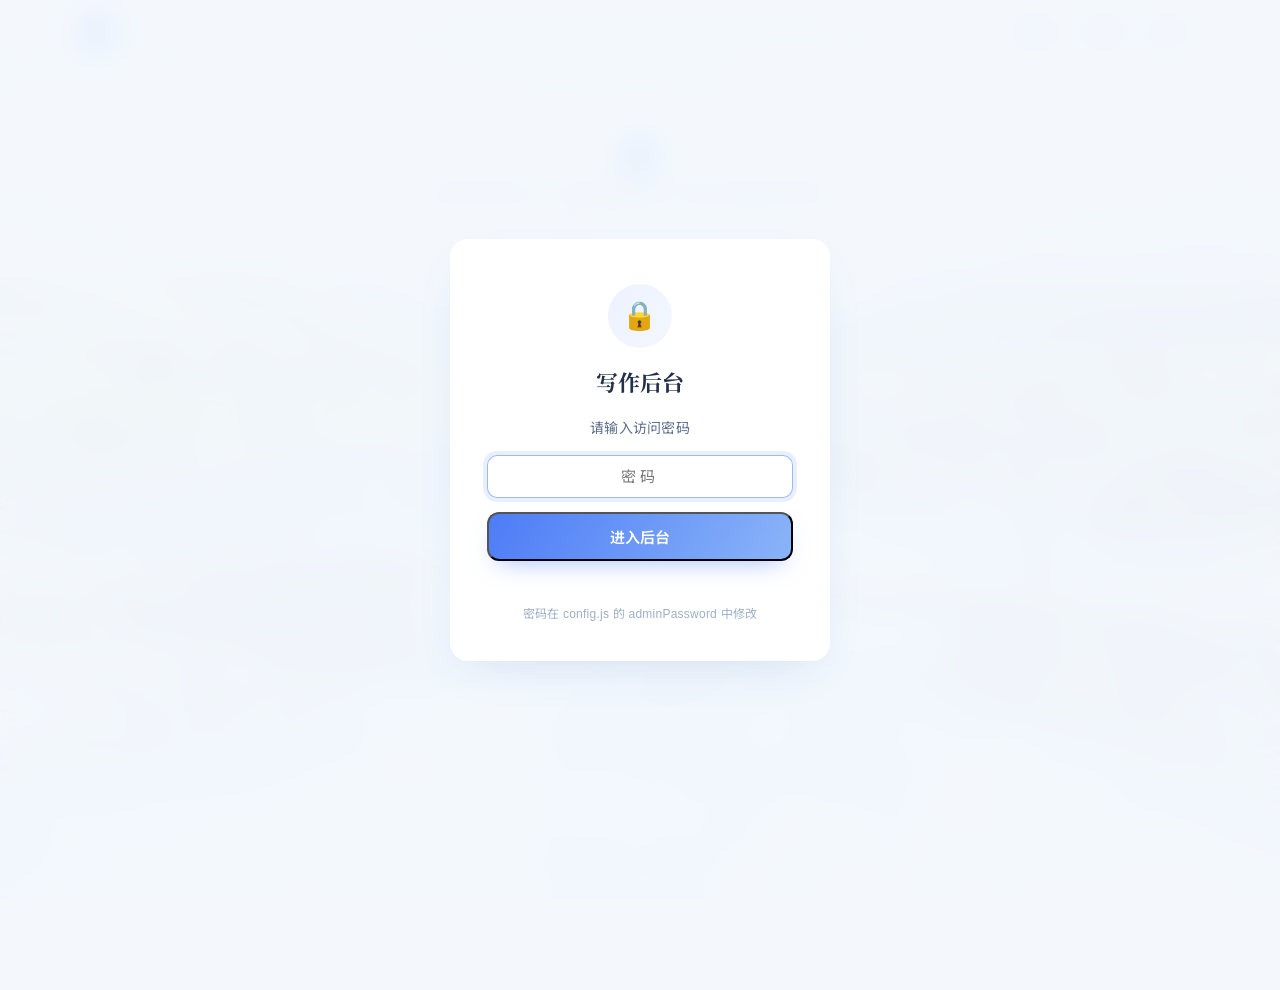
<file: admin.html>
<!DOCTYPE html>
<html lang="zh-CN">
<head>
  <meta charset="UTF-8">
  <meta name="viewport" content="width=device-width, initial-scale=1.0">
  <meta name="description" content="写作后台">
  <link rel="icon" href="assets/favicon.svg" type="image/svg+xml">
  <link rel="preconnect" href="https://fonts.googleapis.com">
  <link rel="preconnect" href="https://fonts.gstatic.com" crossorigin>
  <link href="https://fonts.googleapis.com/css2?family=Noto+Serif+SC:wght@600;700&family=Noto+Sans+SC:wght@400;500;700&display=swap" rel="stylesheet">
  <link rel="stylesheet" href="styles.css?v=10">
  <title>写作后台 · 个人博客</title>
</head>
<body>
  <div class="bg-orbs" aria-hidden="true"></div>
  <div class="bg-grid" aria-hidden="true"></div>
  <div class="grain" aria-hidden="true"></div>

  <header class="navbar"></header>

  <!-- 密码门：未解锁时遮住整个后台 -->
  <div class="admin-gate" id="adminGate">
    <div class="admin-gate-card glass">
      <div class="admin-gate-icon">🔒</div>
      <h2>写作后台</h2>
      <p class="admin-gate-tip">请输入访问密码</p>
      <input type="password" id="gatePassword" placeholder="密码" autocomplete="off">
      <button class="btn btn-primary" id="gateBtn" type="button">进入后台</button>
      <p class="admin-gate-err" id="gateErr"></p>
      <p class="admin-gate-hint">密码在 config.js 的 adminPassword 中修改</p>
    </div>
  </div>

  <main class="admin-wrap" id="adminApp" style="display:none;">
    <div class="container">
      <div class="admin-head">
        <div>
          <h1 class="admin-title">写作后台 ✍️</h1>
          <p class="admin-hint" id="adminHint"></p>
        </div>
        <button class="btn btn-primary" id="newBtn" type="button">＋ 新建文章</button>
      </div>

      <div class="file-hint" id="fileHint"></div>

      <div class="admin-layout">
        <!-- 左侧：文章列表 -->
        <aside class="admin-side">
          <div class="admin-list-card glass">
            <h3>📚 文章管理 <span style="color:var(--muted-2);font-weight:400;" id="listCount"></span></h3>
            <ul class="admin-list" id="articleList"></ul>
          </div>
          <div class="glass" style="padding:18px 20px;font-size:13px;color:var(--muted);line-height:1.8;">
            <strong style="color:var(--text);">💡 保存方式</strong><br>
            保存后文章会写入 <code style="font-family:var(--mono);">articles/*.md</code> 文件，
            并自动重建索引。也可以直接把 Markdown 文件丢进 articles 文件夹（需要本地服务在运行时自动刷新）。
          </div>
        </aside>

        <!-- 右侧：编辑器 -->
        <form class="admin-editor glass" id="editorForm">
          <div class="form-row">
            <label for="fTitle">标题 *</label>
            <input type="text" id="fTitle" placeholder="给文章起个标题">
          </div>
          <div class="form-grid">
            <div class="form-row">
              <label for="fSlug">链接别名（留空自动生成）</label>
              <input type="text" id="fSlug" placeholder="如 my-first-post">
            </div>
            <div class="form-row">
              <label for="fDate">发布日期</label>
              <input type="date" id="fDate">
            </div>
            <div class="form-row">
              <label for="fTags">标签（逗号分隔）</label>
              <input type="text" id="fTags" placeholder="技术, 生活">
            </div>
          </div>
          <div class="form-row">
            <label for="fExcerpt">摘要（留空自动从正文截取）</label>
            <input type="text" id="fExcerpt" placeholder="一句话概括这篇文章">
          </div>
          <div class="check-row">
            <label><input type="checkbox" id="fFeatured"> ⭐ 精选（显示在首页）</label>
            <label><input type="checkbox" id="fDraft"> 📦 草稿（不对外显示）</label>
          </div>
          <div class="form-row">
            <label for="fContent">正文（Markdown）*</label>
            <textarea id="fContent" placeholder="# 开始写作…&#10;&#10;支持标题、**加粗**、`代码`、列表、表格、引用等"></textarea>
          </div>
          <div class="admin-actions">
            <button class="btn btn-primary" id="saveBtn" type="submit">💾 保存文章</button>
            <span style="color:var(--muted-2);font-size:13px;" id="saveState"></span>
          </div>
          <div class="editor-preview">
            <p style="margin:0 0 8px;font-size:12px;letter-spacing:2px;color:var(--muted-2);font-weight:600;">LIVE PREVIEW</p>
            <div id="previewBox"><p class="preview-empty">⬅ 在左侧写 Markdown，这里实时预览</p></div>
          </div>
        </form>
      </div>
    </div>
  </main>

  <footer class="footer"></footer>

  <script defer src="config.js?v=10"></script>
  <script defer src="articles/index.bundle.js?v=10"></script>
  <script defer src="js/markdown.js?v=10"></script>
  <script defer src="js/main.js?v=10"></script>
  <script defer src="js/admin.js?v=10"></script>
</body>
</html>
</file>
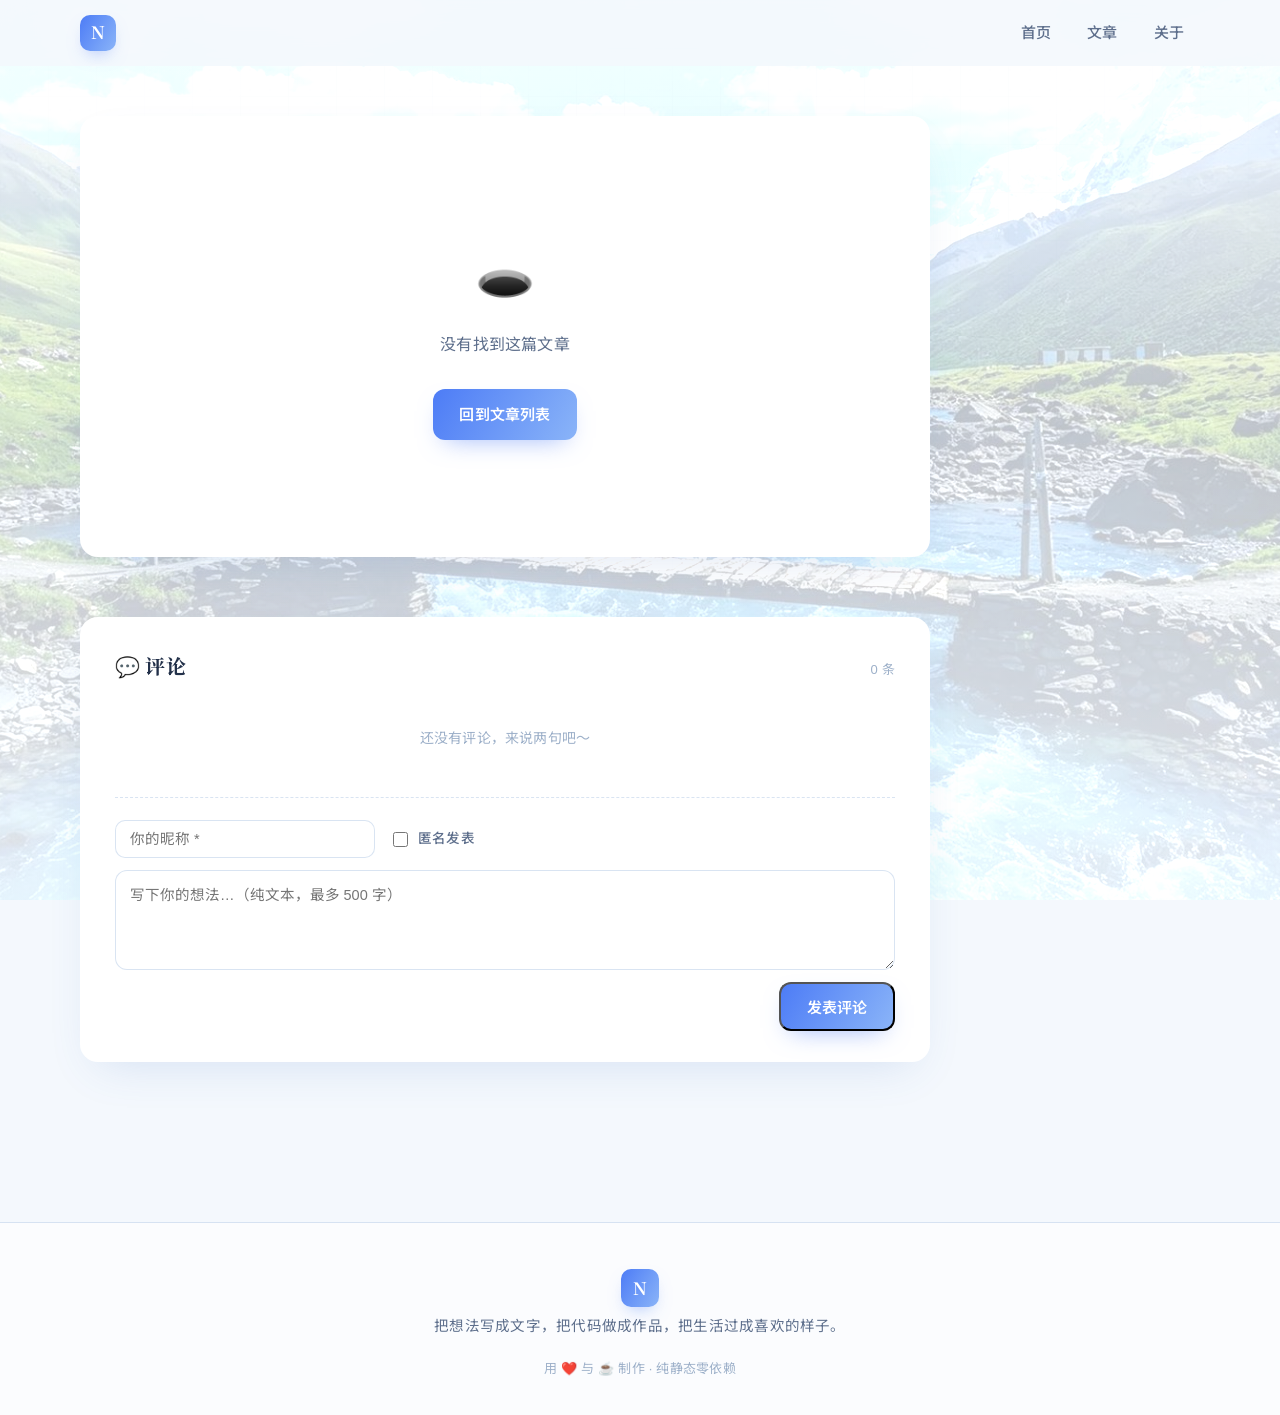
<file: article.html>
<!DOCTYPE html>
<html lang="zh-CN">
<head>
  <meta charset="UTF-8">
  <meta name="viewport" content="width=device-width, initial-scale=1.0">
  <meta name="description" content="文章阅读">
  <meta name="theme-color" content="#4d7cf6">
  <meta property="og:type" content="article">
  <meta property="og:title" content="阅读 · 个人博客">
  <meta property="og:description" content="文章阅读">
  <meta property="og:image" content="assets/backgrounds/glacier.jpg">
  <link rel="icon" href="assets/favicon.svg" type="image/svg+xml">
  <link rel="preconnect" href="https://fonts.googleapis.com">
  <link rel="preconnect" href="https://fonts.gstatic.com" crossorigin>
  <link href="https://fonts.googleapis.com/css2?family=Noto+Serif+SC:wght@600;700&family=Noto+Sans+SC:wght@400;500;700&display=swap" rel="stylesheet">
  <link rel="stylesheet" href="styles.css?v=10">
  <title>阅读 · 个人博客</title>
</head>
<body>
  <div class="read-progress" id="readProgress"></div>
  <div class="bg-orbs" aria-hidden="true"></div>
  <div class="bg-grid" aria-hidden="true"></div>
  <div class="grain" aria-hidden="true"></div>

  <header class="navbar"></header>

  <main class="reader">
    <div class="container reader-layout">
      <!-- 正文 -->
      <div class="reader-main">
        <article class="reader-card glass">
          <div id="articleBody">
            <div class="empty-tip" style="padding:80px 0;"><span class="big">📖</span>正在加载文章…</div>
          </div>
        </article>
        <nav class="article-nav" id="articleNav"></nav>

        <!-- 评论区 -->
        <section class="comments glass" id="commentsSection">
          <div class="comments-head">
            <h3 class="comments-title">💬 评论</h3>
            <span class="comments-count" id="commentCount">0 条</span>
          </div>
          <div class="comments-list" id="commentsList">
            <p class="comments-empty">还没有评论，来说两句吧～</p>
          </div>
          <form class="comment-form" id="commentForm">
            <div class="comment-form-fields">
              <input type="text" id="cName" placeholder="你的昵称 *" maxlength="20" autocomplete="nickname">
              <label class="comment-anon-opt" title="勾选后不显示昵称">
                <input type="checkbox" id="cAnon"> 匿名发表
              </label>
            </div>
            <textarea id="cContent" placeholder="写下你的想法…（纯文本，最多 500 字）" maxlength="500" rows="3"></textarea>
            <div class="comment-actions">
              <span class="comment-tip" id="commentTip"></span>
              <button class="btn btn-primary" type="submit">发表评论</button>
            </div>
          </form>
        </section>
      </div>
      <!-- 目录 -->
      <aside class="toc glass" id="tocBox" style="display:none;">
        <p class="toc-title">✦ 目录</p>
        <ul class="toc-list" id="tocList"></ul>
      </aside>
    </div>
  </main>

  <footer class="footer"></footer>

  <button class="to-top" aria-label="回到顶部">
    <svg class="icon" viewBox="0 0 24 24" fill="none" stroke="currentColor" stroke-width="2" stroke-linecap="round" stroke-linejoin="round"><path d="M12 19V5m0 0-6 6m6-6 6 6"/></svg>
  </button>

  <script defer src="config.js?v=10"></script>
  <script defer src="articles/index.bundle.js?v=10"></script>
  <script defer src="js/markdown.js?v=10"></script>
  <script defer src="js/main.js?v=10"></script>
  <script defer src="js/article.js?v=10"></script>
</body>
</html>
</file>
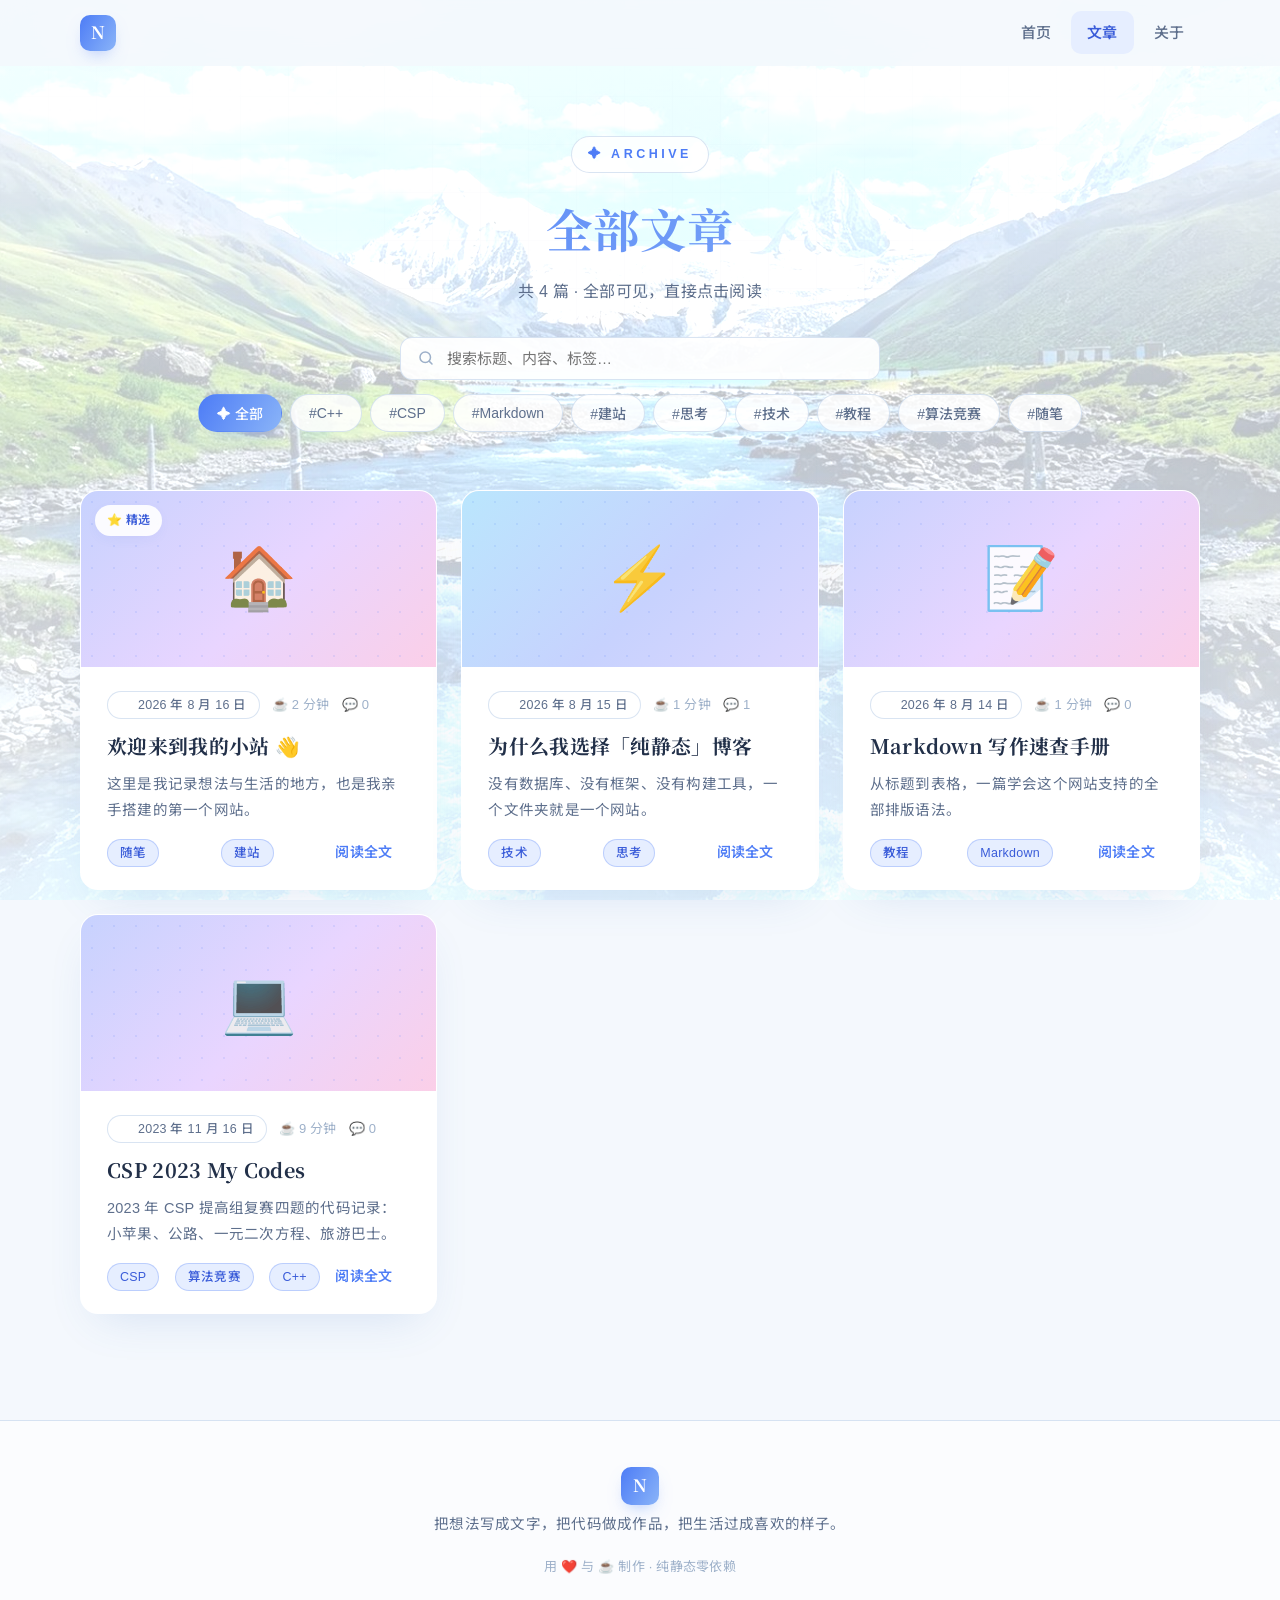
<file: articles.html>
<!DOCTYPE html>
<html lang="zh-CN">
<head>
  <meta charset="UTF-8">
  <meta name="viewport" content="width=device-width, initial-scale=1.0">
  <meta name="description" content="全部文章">
  <link rel="icon" href="assets/favicon.svg" type="image/svg+xml">
  <link rel="preconnect" href="https://fonts.googleapis.com">
  <link rel="preconnect" href="https://fonts.gstatic.com" crossorigin>
  <link href="https://fonts.googleapis.com/css2?family=Noto+Serif+SC:wght@600;700&family=Noto+Sans+SC:wght@400;500;700&display=swap" rel="stylesheet">
  <link rel="stylesheet" href="styles.css?v=10">
  <title>文章 · 个人博客</title>
</head>
<body>
  <div class="bg-orbs" aria-hidden="true"></div>
  <div class="bg-grid" aria-hidden="true"></div>
  <div class="grain" aria-hidden="true"></div>

  <header class="navbar"></header>

  <main>
    <section class="list-hero">
      <div class="container">
        <span class="section-kicker reveal">✦ ARCHIVE</span>
        <h1 class="list-title grad-text reveal">全部文章</h1>
        <p class="list-sub reveal" id="listSub"></p>
        <div class="list-tools reveal">
          <label class="search-box">
            <svg class="icon search-ico" viewBox="0 0 24 24" fill="none" stroke="currentColor" stroke-width="2" stroke-linecap="round"><circle cx="11" cy="11" r="7"/><path d="m20 20-3.5-3.5"/></svg>
            <input type="text" id="searchInput" placeholder="搜索标题、内容、标签…">
          </label>
          <div class="tag-filters" id="tagFilters"></div>
        </div>
      </div>
    </section>

    <section class="section" style="padding-top:10px;">
      <div class="container">
        <div class="posts-grid" id="postsGrid"></div>
        <div class="empty-tip" id="emptyTip" style="display:none;">
          <span class="big">🔍</span>没有找到匹配的文章
        </div>
      </div>
    </section>
  </main>

  <footer class="footer"></footer>

  <button class="to-top" aria-label="回到顶部">
    <svg class="icon" viewBox="0 0 24 24" fill="none" stroke="currentColor" stroke-width="2" stroke-linecap="round" stroke-linejoin="round"><path d="M12 19V5m0 0-6 6m6-6 6 6"/></svg>
  </button>

  <script defer src="config.js?v=10"></script>
  <script defer src="articles/index.bundle.js?v=10"></script>
  <script defer src="js/markdown.js?v=10"></script>
  <script defer src="js/main.js?v=10"></script>
  <script defer src="js/articles.js?v=10"></script>
</body>
</html>
</file>
<file: styles.css>
/* ============================================================
 * styles.css —— 浅蓝 · DeepSeek 风格主题
 * 浅蓝白底、品牌蓝 #4d7cf6 强调色、衬线标题、DeepSeek 式上标签框
 * ============================================================ */

/* ---------- 设计变量 ---------- */
:root {
  --bg: #f4f8fd;               /* 浅蓝白 */
  --bg-deep: #e8f1fb;          /* 深一层的浅蓝 */
  --text: #223049;             /* 深蓝灰 */
  --muted: #5e6f8c;            /* 蓝灰 */
  --muted-2: #9db0c9;          /* 更浅的蓝灰 */
  --card: #ffffff;
  --glass: rgba(255, 255, 255, 0.82);
  --glass-border: rgba(255, 255, 255, 0.95);
  --stroke: rgba(110, 150, 205, 0.26);
  --shadow-sm: 0 4px 16px -6px rgba(60, 110, 190, 0.12);
  --shadow: 0 18px 44px -18px rgba(60, 110, 190, 0.18);
  --shadow-lg: 0 30px 70px -26px rgba(60, 110, 190, 0.26);
  --accent: #4d7cf6;           /* 品牌蓝 */
  --accent-2: #8ab4f8;         /* 浅蓝 */
  --accent-deep: #3a5cd9;
  --accent-soft: #e6eeff;      /* 浅蓝底 */
  --grad: linear-gradient(120deg, #4d7cf6, #8ab4f8);
  --grad-soft: linear-gradient(120deg, rgba(77, 124, 246, 0.1), rgba(138, 180, 248, 0.1));
  --radius: 18px;
  --radius-sm: 12px;
  --nav-h: 66px;
  --font: -apple-system, BlinkMacSystemFont, 'Segoe UI', 'PingFang SC', 'Hiragino Sans GB', 'Microsoft YaHei', 'Helvetica Neue', Arial, 'Noto Sans SC', sans-serif;
  --font-serif: 'Noto Serif SC', 'Songti SC', 'SimSun', serif;
  --mono: 'Source Code Pro', 'Ubuntu Mono', Consolas, Menlo, Monaco, 'Courier New', monospace;
  --ease: cubic-bezier(0.25, 0.6, 0.3, 1);
}

/* ---------- 基础 ---------- */
*, *::before, *::after { box-sizing: border-box; }
html { scroll-behavior: smooth; -webkit-text-size-adjust: 100%; }
body {
  margin: 0;
  font-family: var(--font);
  font-size: 16px;
  line-height: 1.8;
  letter-spacing: 0.015em;
  color: var(--text);
  background: var(--bg);
  overflow-x: hidden;
  min-height: 100vh;
}
img { max-width: 100%; display: block; }
a { color: inherit; text-decoration: none; }
button { font-family: inherit; cursor: pointer; }
::selection { background: rgba(138, 180, 248, 0.4); }

::-webkit-scrollbar { width: 10px; height: 10px; }
::-webkit-scrollbar-track { background: transparent; }
::-webkit-scrollbar-thumb {
  background: #bcd2f5;
  border-radius: 99px;
  border: 2px solid var(--bg);
}
::-webkit-scrollbar-thumb:hover { background: #a3c0ee; }

.container { width: min(1120px, 92vw); margin-inline: auto; }

/* 内容层：置于背景层（z-index 0/1）之上 */
main, .footer {
  position: relative;
  z-index: 10;
}

/* ---------- 背景：DeepSeek 式浅蓝光背景（多角度柔光 + 光带 + 细网格） ---------- */
.bg-orbs {
  position: fixed;
  top: 0; right: 0; bottom: 0; left: 0;
  z-index: 0;
  overflow: hidden;
  pointer-events: none;
  background:
    /* 顶部浅蓝渐变（DeepSeek 首页同款手法） */
    linear-gradient(180deg, #cfe2fa 0%, rgba(244, 248, 253, 0) 42%),
    /* 中央主柔光 */
    radial-gradient(46% 40% at 50% 26%, rgba(160, 198, 246, 0.5), transparent 70%),
    /* 左上 · 天蓝 */
    radial-gradient(34% 30% at 10% 4%, rgba(175, 210, 250, 0.5), transparent 68%),
    /* 右上 · 浅蓝 */
    radial-gradient(28% 26% at 94% 10%, rgba(185, 215, 252, 0.44), transparent 66%),
    /* 左下 · 雾蓝 */
    radial-gradient(30% 28% at 4% 94%, rgba(195, 220, 252, 0.46), transparent 64%),
    /* 右下 · 淡蓝 */
    radial-gradient(36% 32% at 93% 90%, rgba(170, 205, 246, 0.44), transparent 68%),
    var(--bg);
}
/* 斜向极光光带 */
.bg-orbs::before {
  content: '';
  position: absolute;
  left: 50%; top: 14%;
  width: 150vmax; height: 58vmax;
  transform: translateX(-50%) rotate(-16deg);
  background: radial-gradient(ellipse 48% 52% at 50% 50%, rgba(165, 200, 246, 0.32), transparent 72%);
  filter: blur(8px);
}
/* 中央渐隐的细网格 */
.bg-grid {
  position: fixed;
  top: 0; right: 0; bottom: 0; left: 0;
  z-index: 1;
  pointer-events: none;
  background-image:
    linear-gradient(rgba(90, 130, 200, 0.06) 1px, transparent 1px),
    linear-gradient(90deg, rgba(90, 130, 200, 0.06) 1px, transparent 1px);
  background-size: 48px 48px;
  -webkit-mask-image: radial-gradient(ellipse 85% 72% at 50% 26%, #000 22%, transparent 78%);
  mask-image: radial-gradient(ellipse 85% 72% at 50% 26%, #000 22%, transparent 78%);
}
.grain {
  position: fixed;
  top: 0; right: 0; bottom: 0; left: 0;
  z-index: 1;
  pointer-events: none;
  opacity: 0.35;
  background-image: radial-gradient(rgba(70, 110, 170, 0.06) 1px, transparent 1px);
  background-size: 20px 20px;
}

/* ---------- 背景照片模式（assets/backgrounds/ 或 config.js 指定） ----------
 * 照片铺满全屏，垫一层白色纱幕保证正文可读；
 * brightness 提升照片亮度，纱幕减薄让照片更清晰 */
body.has-bg-image .bg-orbs {
  background: var(--bg-img) center / cover no-repeat, var(--bg);
  filter: brightness(1.15);
}
body.has-bg-image .bg-orbs::before { display: none; } /* 关掉光带，避免抢视觉 */
body.has-bg-image .bg-orbs::after {
  content: '';
  position: absolute; inset: 0;
  background: linear-gradient(180deg, rgba(248, 251, 255, 0.84) 0%, rgba(248, 251, 255, 0.66) 45%, rgba(248, 251, 255, 0.78) 100%);
}
body.has-bg-image .bg-grid { opacity: 0.2; }
body.has-bg-image .grain { opacity: 0.15; }

/* ---------- 通用 ---------- */
.glass {
  background: var(--card);
  border: 1px solid rgba(255, 255, 255, 0.9);
  border-radius: var(--radius);
  box-shadow: var(--shadow);
}
.grad-text {
  background: var(--grad);
  -webkit-background-clip: text; background-clip: text;
  -webkit-text-fill-color: transparent; color: transparent;
}
.section { padding: 84px 0 16px; scroll-margin-top: calc(var(--nav-h) + 20px); }
.section-head { text-align: center; margin-bottom: 44px; }
.section-kicker {
  display: inline-flex; align-items: center; gap: 8px;
  font-size: 12.5px; font-weight: 600; letter-spacing: 3.5px; text-transform: uppercase;
  color: var(--accent);
  padding: 6px 16px; border-radius: 99px;
  background: rgba(255, 255, 255, 0.85);
  border: 1px solid var(--stroke);
}
.section-title {
  font-family: var(--font-serif);
  font-size: clamp(1.75rem, 4vw, 2.5rem);
  font-weight: 700; margin: 18px 0 10px; letter-spacing: 0.5px;
}
.section-sub { color: var(--muted); max-width: 560px; margin: 0 auto; font-size: 15.5px; }

.chip {
  display: inline-flex; align-items: center; gap: 6px;
  padding: 3px 12px; border-radius: 99px;
  font-size: 12.5px; font-weight: 500; line-height: 1.6;
  background: rgba(255, 255, 255, 0.9);
  border: 1px solid var(--stroke);
  color: var(--muted);
  white-space: nowrap;
}
.chip-tag { color: var(--accent-deep); background: var(--accent-soft); border-color: rgba(77, 124, 246, 0.28); }
.chip-date { color: var(--muted); }

/* ---------- 按钮 ---------- */
.btn {
  display: inline-flex; align-items: center; gap: 8px;
  padding: 12px 26px; border-radius: 12px;
  font-weight: 600; font-size: 15px;
  transition: transform 0.25s var(--ease), box-shadow 0.25s var(--ease), background 0.25s;
}
.btn-primary {
  color: #fff;
  background: var(--grad);
  box-shadow: 0 10px 26px -12px rgba(77, 124, 246, 0.6);
}
.btn-primary:hover { transform: translateY(-2px); box-shadow: 0 16px 34px -14px rgba(77, 124, 246, 0.72); }
.btn-ghost {
  color: var(--text);
  background: rgba(255, 255, 255, 0.9);
  border: 1px solid var(--stroke);
  box-shadow: var(--shadow-sm);
}
.btn-ghost:hover { transform: translateY(-2px); box-shadow: var(--shadow); border-color: rgba(77, 124, 246, 0.45); }
.icon { width: 18px; height: 18px; flex: none; }
.icon-sm { width: 14px; height: 14px; }
.icon-xs { width: 12px; height: 12px; }

/* ---------- 导航栏 ---------- */
.navbar {
  position: fixed; top: 0; left: 0; right: 0; z-index: 100;
  height: var(--nav-h);
  display: flex; align-items: center;
  background: rgba(244, 248, 253, 0.85);
  backdrop-filter: blur(16px) saturate(140%);
  -webkit-backdrop-filter: blur(16px) saturate(140%);
  border-bottom: 1px solid transparent;
  transition: box-shadow 0.3s, background 0.3s, border-color 0.3s;
}
.navbar.scrolled {
  background: rgba(244, 248, 253, 0.94);
  border-bottom-color: var(--stroke);
  box-shadow: 0 8px 24px -16px rgba(60, 110, 190, 0.22);
}
.nav-inner { display: flex; align-items: center; justify-content: space-between; gap: 16px; }
.nav-logo { display: flex; align-items: center; gap: 10px; font-family: var(--font-serif); font-weight: 700; font-size: 18px; letter-spacing: 1px; }
.nav-logo-mark {
  display: grid; place-items: center;
  width: 36px; height: 36px; border-radius: 10px;
  background: var(--grad); color: #fff;
  font-size: 17px; font-weight: 700;
  font-family: var(--font-serif);
  box-shadow: 0 8px 18px -8px rgba(77, 124, 246, 0.55);
  transition: transform 0.3s var(--ease);
}
.nav-logo:hover .nav-logo-mark { transform: rotate(-6deg) scale(1.04); }
.nav-links { display: flex; align-items: center; gap: 4px; }
.nav-link {
  padding: 8px 16px; border-radius: 10px;
  font-weight: 500; font-size: 15px; color: var(--muted);
  transition: color 0.2s, background 0.2s;
  display: inline-flex; align-items: center; gap: 6px;
}
.nav-link:hover { color: var(--text); background: rgba(230, 238, 255, 0.7); }
.nav-link.active { color: var(--accent-deep); background: var(--accent-soft); font-weight: 600; }
.nav-burger { display: none; background: none; border: none; width: 40px; height: 40px; flex-direction: column; align-items: center; justify-content: center; gap: 5px; }
.nav-burger span { width: 20px; height: 2px; background: var(--text); border-radius: 2px; transition: 0.3s var(--ease); }
.nav-burger.open span:nth-child(1) { transform: translateY(7px) rotate(45deg); }
.nav-burger.open span:nth-child(2) { opacity: 0; }
.nav-burger.open span:nth-child(3) { transform: translateY(-7px) rotate(-45deg); }

/* ---------- Hero ---------- */
.hero {
  min-height: calc(100vh - var(--nav-h));
  display: flex; align-items: center; justify-content: center;
  padding: calc(var(--nav-h) + 50px) 0 60px;
  text-align: center;
}
/* DeepSeek 式上标签框（悬浮胶囊） */
.hero-badge {
  display: inline-flex; align-items: center; gap: 9px;
  padding: 8px 18px; border-radius: 999px;
  background: rgba(255, 255, 255, 0.72);
  backdrop-filter: blur(12px);
  -webkit-backdrop-filter: blur(12px);
  border: 1px solid rgba(120, 160, 240, 0.45);
  box-shadow: 0 8px 24px -12px rgba(77, 124, 246, 0.4), inset 0 0 0 1px rgba(255, 255, 255, 0.55);
  font-size: 13.5px; font-weight: 500; color: var(--accent-deep);
  transition: transform 0.25s var(--ease), box-shadow 0.25s, border-color 0.25s;
  opacity: 0; animation: fadeUp 0.7s var(--ease) 0.05s forwards;
}
.hero-badge:hover {
  transform: translateY(-2px);
  border-color: rgba(77, 124, 246, 0.65);
  box-shadow: 0 12px 30px -12px rgba(77, 124, 246, 0.5), inset 0 0 0 1px rgba(255, 255, 255, 0.55);
}
.hero-badge .badge-dot {
  width: 8px; height: 8px; border-radius: 50%; flex: none;
  background: linear-gradient(135deg, #4d7cf6, #8ab4f8);
  box-shadow: 0 0 0 3px rgba(77, 124, 246, 0.18);
}
.hero-badge .badge-arrow { font-size: 14px; line-height: 1; color: var(--accent); transition: transform 0.25s var(--ease); }
.hero-badge:hover .badge-arrow { transform: translateX(3px); }
.hero-kicker {
  display: inline-flex; align-items: center; gap: 8px;
  font-size: 13px; font-weight: 600; letter-spacing: 4px;
  color: var(--accent);
  opacity: 0; animation: fadeUp 0.7s var(--ease) 0.15s forwards;
}
.hero-title {
  font-family: var(--font-serif);
  font-size: clamp(2.6rem, 6.5vw, 4.4rem);
  font-weight: 700; letter-spacing: 1px;
  line-height: 1.25; margin: 20px 0 14px;
  opacity: 0; animation: fadeUp 0.7s var(--ease) 0.28s forwards;
}
.hero-name { color: var(--accent); }
.hero-roles {
  font-size: clamp(1.1rem, 2.6vw, 1.45rem);
  color: var(--muted); margin-bottom: 18px;
  opacity: 0; animation: fadeUp 0.7s var(--ease) 0.4s forwards;
}
/* 随机一言组件 */
.hero-quote {
  display: flex; align-items: center; gap: 14px;
  max-width: 640px; margin: 0 auto 30px;
  padding: 13px 18px;
  background: rgba(255, 255, 255, 0.72);
  border: 1px solid rgba(110, 150, 205, 0.24);
  border-radius: 14px;
  backdrop-filter: blur(10px);
  -webkit-backdrop-filter: blur(10px);
  box-shadow: var(--shadow-sm);
  text-align: left;
  opacity: 0; animation: fadeUp 0.7s var(--ease) 0.5s forwards;
}
.hero-quote-mark {
  flex: none; font-size: 24px; line-height: 1;
  color: var(--accent); font-family: var(--font-serif);
  opacity: 0.7;
}
.hero-quote-body { flex: 1; min-width: 0; }
.hero-quote-text {
  margin: 0 0 3px; font-size: 15px; color: #3c4658; line-height: 1.8;
  font-family: var(--font-serif);
}
.hero-quote-from { color: var(--muted-2); font-size: 12.5px; }
.hero-quote-refresh {
  flex: none; width: 34px; height: 34px; border-radius: 50%;
  display: grid; place-items: center;
  border: 1px solid var(--stroke); background: rgba(255, 255, 255, 0.92);
  color: var(--accent);
  transition: transform 0.3s var(--ease), border-color 0.2s, box-shadow 0.2s;
}
.hero-quote-refresh:hover { transform: rotate(160deg); border-color: rgba(77, 124, 246, 0.5); box-shadow: var(--shadow-sm); }
.hero-quote-refresh.spinning { animation: spin 0.7s linear infinite; }
@keyframes spin { to { transform: rotate(360deg); } }
.hero-desc {
  max-width: 620px; margin: 0 auto 34px;
  color: var(--muted); font-size: 16.5px;
  opacity: 0; animation: fadeUp 0.7s var(--ease) 0.68s forwards;
}
/* 实时时钟（Hero 区） */
.hero-clock {
  display: inline-flex; align-items: center; gap: 9px;
  margin: 0 auto 26px;
  padding: 8px 20px; border-radius: 99px;
  background: rgba(255, 255, 255, 0.78);
  border: 1px solid rgba(110, 150, 205, 0.24);
  box-shadow: var(--shadow-sm);
  backdrop-filter: blur(10px);
  -webkit-backdrop-filter: blur(10px);
  font-size: 14px; color: var(--muted);
  opacity: 0; animation: fadeUp 0.7s var(--ease) 0.56s forwards;
}
.hero-clock-ico { font-size: 15px; line-height: 1; }
.hero-clock-time {
  font-family: var(--mono);
  color: var(--accent-deep); font-weight: 600;
  letter-spacing: 0.5px;
}
.hero-actions {
  display: flex; gap: 14px; justify-content: center; flex-wrap: wrap;
  opacity: 0; animation: fadeUp 0.7s var(--ease) 0.8s forwards;
}
.hero-chips {
  display: flex; gap: 10px; justify-content: center; flex-wrap: wrap;
  margin-top: 46px;
  opacity: 0; animation: fadeUp 0.7s var(--ease) 0.92s forwards;
}
.hero-chip {
  padding: 7px 16px; border-radius: 99px;
  background: rgba(255, 255, 255, 0.9);
  border: 1px solid var(--stroke);
  font-weight: 500; font-size: 13.5px; color: var(--muted);
}

/* ---------- 关于 ---------- */
.about-grid {
  display: grid; grid-template-columns: 290px 1fr; gap: 38px; align-items: start;
}
.about-card { padding: 36px 28px; text-align: center; position: sticky; top: calc(var(--nav-h) + 30px); }
.avatar-wrap {
  width: 140px; height: 140px; margin: 0 auto 20px;
  border-radius: 50%; padding: 5px;
  background: var(--grad);
  box-shadow: 0 14px 30px -12px rgba(77, 124, 246, 0.5);
}
.avatar-wrap img { width: 100%; height: 100%; border-radius: 50%; object-fit: cover; border: 4px solid #fff; }
.about-name { font-family: var(--font-serif); font-size: 21px; font-weight: 700; margin: 0 0 4px; }
.about-role { color: var(--accent); font-weight: 500; font-size: 13.5px; margin-bottom: 18px; }
.about-socials { display: flex; gap: 10px; justify-content: center; flex-wrap: wrap; }
.social-pill {
  display: inline-flex; align-items: center; gap: 7px;
  padding: 7px 14px; border-radius: 10px; font-size: 13px; font-weight: 500;
  background: rgba(255, 255, 255, 0.9); border: 1px solid var(--stroke);
  transition: transform 0.25s var(--ease), box-shadow 0.25s, border-color 0.25s;
}
.social-pill:hover { transform: translateY(-2px); box-shadow: var(--shadow-sm); border-color: rgba(77, 124, 246, 0.45); color: var(--accent-deep); }
.about-main { display: flex; flex-direction: column; gap: 24px; }
.about-text-card { padding: 34px 38px; }
.about-text-card p { margin: 0 0 14px; color: #39445c; font-size: 16px; line-height: 1.95; }
.about-text-card p:last-child { margin-bottom: 0; }
.about-text-card p:first-of-type::first-letter {
  float: left; font-size: 3.1em; line-height: 0.85; padding-right: 10px;
  color: var(--accent);
  font-family: var(--font-serif);
  font-weight: 700;
}
.stats-row { display: grid; grid-template-columns: repeat(auto-fit, minmax(140px, 1fr)); gap: 16px; }
.stat-card { padding: 24px 18px; text-align: center; transition: transform 0.3s var(--ease), box-shadow 0.3s; }
.stat-card:hover { transform: translateY(-4px); box-shadow: var(--shadow-lg); }
.stat-num { font-family: var(--font-serif); font-size: 2rem; font-weight: 700; color: var(--accent); }
.stat-label { color: var(--muted); font-size: 13.5px; margin-top: 4px; }
.skill-card { padding: 30px 34px; }
.skill-item { margin-bottom: 18px; }
.skill-item:last-child { margin-bottom: 0; }
.skill-top { display: flex; justify-content: space-between; font-size: 14.5px; margin-bottom: 8px; font-weight: 600; }
.skill-bar {
  height: 7px; border-radius: 99px; overflow: hidden;
  background: rgba(77, 124, 246, 0.12);
}
.skill-fill {
  height: 100%; width: 0; border-radius: 99px;
  background: var(--grad);
  transition: width 1.2s var(--ease);
}
.interest-chips { display: flex; flex-wrap: wrap; gap: 10px; }
.interest-chip {
  padding: 7px 15px; border-radius: 99px; font-size: 13.5px;
  background: rgba(255, 255, 255, 0.9); border: 1px solid var(--stroke);
  color: var(--muted); font-weight: 500;
  transition: 0.25s var(--ease);
}
.interest-chip:hover { transform: translateY(-2px); color: var(--accent-deep); border-color: rgba(77, 124, 246, 0.45); box-shadow: var(--shadow-sm); }

/* ---------- 文章卡片 ---------- */
.posts-grid {
  display: grid; grid-template-columns: repeat(auto-fill, minmax(320px, 1fr)); gap: 24px;
}
.post-card { overflow: hidden; transition: transform 0.3s var(--ease), box-shadow 0.3s; }
.post-card:hover { transform: translateY(-5px); box-shadow: var(--shadow-lg); }
.post-cover {
  position: relative; display: block; height: 176px;
  display: flex; align-items: center; justify-content: center;
  overflow: hidden;
  /* 背景渐变由 js/main.js 的 coverFor(slug) 按文章生成内联样式 */
}
.post-cover::after {
  content: ''; position: absolute; inset: 0;
  background-image: radial-gradient(rgba(77, 124, 246, 0.12) 1.5px, transparent 1.5px);
  background-size: 22px 22px;
}
.post-cover-icon {
  font-size: 3.8rem; line-height: 1; position: relative; z-index: 1;
  opacity: 0.9;
}
.post-badge {
  position: absolute; top: 14px; left: 14px; z-index: 2;
  padding: 5px 12px; border-radius: 99px;
  background: rgba(255, 255, 255, 0.92);
  font-size: 12px; font-weight: 600; color: var(--accent-deep);
  box-shadow: var(--shadow-sm);
}
.post-body { padding: 24px 26px 22px; }
.post-meta { display: flex; align-items: center; gap: 12px; margin-bottom: 12px; flex-wrap: wrap; }
.post-readtime { color: var(--muted-2); font-size: 13px; }
.post-title { font-family: var(--font-serif); font-size: 1.24rem; line-height: 1.5; margin: 0 0 10px; font-weight: 700; letter-spacing: 0.3px; }
.post-title a { transition: color 0.2s; }
.post-title a:hover { color: var(--accent); }
.post-excerpt {
  color: var(--muted); font-size: 14.5px; margin: 0 0 16px;
  display: -webkit-box; -webkit-line-clamp: 2; -webkit-box-orient: vertical; overflow: hidden;
}
.post-foot { display: flex; align-items: center; justify-content: space-between; gap: 10px; flex-wrap: wrap; }
.post-more {
  display: inline-flex; align-items: center; gap: 6px;
  font-weight: 600; font-size: 14px; color: var(--accent);
  transition: gap 0.25s var(--ease);
}
.post-more:hover { gap: 10px; }

/* ---------- 文章列表页 ---------- */
.list-hero { padding: calc(var(--nav-h) + 70px) 0 8px; text-align: center; }
.list-title { font-family: var(--font-serif); font-size: clamp(2rem, 5vw, 2.9rem); font-weight: 700; letter-spacing: 1px; margin: 14px 0 8px; }
.list-sub { color: var(--muted); margin: 0 0 30px; }
.list-tools { display: flex; gap: 14px; justify-content: center; flex-wrap: wrap; margin-bottom: 40px; }
.search-box { position: relative; flex: 1; min-width: 260px; max-width: 480px; }
.search-box input {
  width: 100%; padding: 12px 20px 12px 46px;
  border-radius: 12px; border: 1px solid var(--stroke);
  background: rgba(255, 255, 255, 0.92);
  font-family: inherit; font-size: 15px; color: var(--text);
  outline: none; transition: 0.25s;
}
.search-box input:focus { border-color: rgba(77, 124, 246, 0.55); box-shadow: 0 0 0 4px rgba(138, 180, 248, 0.2); }
.search-box .search-ico {
  position: absolute; left: 17px; top: 50%; transform: translateY(-50%);
  color: var(--muted-2); pointer-events: none;
}
.tag-filters { display: flex; gap: 8px; flex-wrap: wrap; justify-content: center; }
.tag-filter {
  padding: 8px 18px; border-radius: 99px; border: 1px solid var(--stroke);
  background: rgba(255, 255, 255, 0.85);
  font-size: 14px; font-weight: 500; color: var(--muted);
  transition: 0.25s var(--ease);
}
.tag-filter:hover { transform: translateY(-2px); border-color: rgba(77, 124, 246, 0.45); }
.tag-filter.on { color: #fff; background: var(--grad); border-color: transparent; box-shadow: 0 8px 20px -10px rgba(77, 124, 246, 0.55); }
.empty-tip { text-align: center; color: var(--muted); padding: 60px 0; font-size: 16px; }
.empty-tip .big { font-size: 3rem; display: block; margin-bottom: 12px; }

/* ---------- 文章阅读页 ---------- */
.read-progress {
  position: fixed; top: 0; left: 0; right: 0; z-index: 200; height: 3px;
  background: var(--grad); width: 0;
}
.reader { padding: calc(var(--nav-h) + 50px) 0 70px; }
.reader-layout { display: grid; grid-template-columns: 1fr 230px; gap: 40px; align-items: start; }
.reader-main { min-width: 0; }
.reader-card { padding: clamp(28px, 5vw, 56px); }
.article-head { margin-bottom: 34px; text-align: center; }
.article-tags { display: flex; gap: 8px; justify-content: center; flex-wrap: wrap; margin-bottom: 18px; }
.article-title { font-family: var(--font-serif); font-size: clamp(1.7rem, 4.2vw, 2.6rem); font-weight: 700; letter-spacing: 0.5px; line-height: 1.35; margin: 0 0 18px; }
.article-meta { display: flex; justify-content: center; gap: 18px; flex-wrap: wrap; color: var(--muted); font-size: 14px; }
.article-meta span { display: inline-flex; align-items: center; gap: 6px; }
.article-cover {
  border-radius: var(--radius-sm); overflow: hidden; margin-bottom: 34px;
  box-shadow: var(--shadow); aspect-ratio: 21/9;
}
.article-cover img { width: 100%; height: 100%; object-fit: cover; }

/* 文章正文（排版参照博客园旧站：16px / 行高 1.8 / 字距 0.015em） */
.prose { font-size: 16px; color: #3c4658; line-height: 1.8; letter-spacing: 0.015em; font-feature-settings: "tnum"; font-variant-numeric: tabular-nums; }
.prose > :first-child { margin-top: 0; }
.prose > :last-child { margin-bottom: 0; }
.prose h2, .prose h3, .prose h4 {
  font-family: var(--font-serif);
  color: var(--text); font-weight: 700; letter-spacing: 0.3px; line-height: 1.4;
  scroll-margin-top: calc(var(--nav-h) + 24px);
}
.prose h2 { font-size: 1.55rem; margin: 2.2em 0 0.8em; padding-left: 16px; position: relative; }
.prose h2::before {
  content: ''; position: absolute; left: 0; top: 0.16em; bottom: 0.16em; width: 4px;
  border-radius: 99px; background: var(--grad);
}
.prose h3 { font-size: 1.28rem; margin: 1.8em 0 0.7em; }
.prose h4 { font-size: 1.1rem; margin: 1.5em 0 0.6em; }
.prose p { margin: 0 0 1.35em; }
.prose a { color: var(--accent-deep); font-weight: 500; border-bottom: 1px solid rgba(77, 124, 246, 0.35); transition: 0.2s; }
.prose a:hover { border-bottom-color: var(--accent); }
.prose strong { color: var(--text); font-weight: 700; }
.prose mark { background: linear-gradient(120deg, rgba(180, 210, 250, 0.6), rgba(200, 222, 252, 0.6)); padding: 0 4px; border-radius: 4px; }
.prose del { color: var(--muted-2); }
.prose ul, .prose ol { margin: 0 0 1.35em; padding-left: 1.6em; }
.prose li { margin-bottom: 0.45em; }
.prose li::marker { color: var(--accent); }
.prose li > ul, .prose li > ol { margin: 0.45em 0; }
.prose .task-list { list-style: none; padding-left: 0.2em; }
.prose .task-item { display: flex; gap: 10px; align-items: baseline; }
.prose .task-item input { accent-color: var(--accent); transform: translateY(2px); }
.prose .task-item.done span { color: var(--muted-2); text-decoration: line-through; }
.prose blockquote {
  margin: 1.7em 0;
  padding: 15px 18px;
  border-left: 3px solid rgba(84, 104, 255, 0.8);
  border-right: none; border-top: none; border-bottom: none;
  background-color: #f7f7f7;
  background-image: linear-gradient(180deg, #fff, #f5f5fa);
  color: #484c7a;
  box-shadow: 0 4px 11px 0 rgba(37, 44, 97, 0.09), 0 1px 3px 0 rgba(93, 100, 148, 0.06);
  font-size: 14px;
  border-radius: 4px;
}
.prose blockquote p { margin: 0; }
.prose code.inline-code {
  font-family: var(--mono); font-size: 0.88em;
  color: #d83b64;
  background: #f9f2f4;
  padding: 2px 5px; border-radius: 3px;
  border: none;
  font-weight: 600;
}
/* 代码块：macOS 窗口风格 + hljs 浅色主题（参考博客园旧站） */
.code-box {
  position: relative;
  margin: 1.7em 0;
  border-radius: 8px;
  overflow: hidden;
  box-shadow: 0 4px 11px -2px rgba(37, 44, 97, 0.15), 0 1px 3px 0 rgba(93, 100, 148, 0.06);
}
.code-box .code-tools {
  position: relative;
  display: flex; align-items: center; gap: 10px;
  padding: 9px 14px;
  background: #2b2b2b;
  color: rgba(238, 255, 255, 0.78);
  font-size: 12.5px;
  /* macOS 红黄绿三圆点 */
  padding-left: 64px;
}
.code-box .code-tools::before {
  content: '';
  position: absolute; left: 14px; top: 50%;
  width: 12px; height: 12px;
  transform: translateY(-50%);
  border-radius: 50%;
  background: #fc625d;
  box-shadow: 20px 0 #fdbc40, 40px 0 #35cd4b;
}
.code-box .code-lang {
  font-family: var(--mono);
  letter-spacing: 1px;
  font-size: 12px;
  text-transform: uppercase;
}
.code-box .code-copy {
  margin-left: auto;
  display: inline-flex; align-items: center; justify-content: center;
  width: 26px; height: 24px;
  border: none; border-radius: 6px;
  background: rgba(255, 255, 255, 0.08);
  color: rgba(238, 255, 255, 0.7);
  cursor: pointer;
  transition: background 0.2s, color 0.2s;
}
.code-box .code-copy:hover { background: rgba(255, 255, 255, 0.18); color: #fff; }
.code-box pre {
  margin: 0;
  padding: 16px 18px;
  background: #f5f5f5;
  border-radius: 0;
  overflow-x: auto;
  box-shadow: none;
}
.code-box pre code {
  font-family: var(--mono);
  font-size: 13.5px;
  line-height: 1.7;
  color: #23263b;
}
/* 语法高亮（hljs cnblogs 主题配色） */
.hljs-comment { color: #008000; }
.hljs-keyword { color: #00f; }
.hljs-string { color: #a31515; }
.hljs-meta { color: #2b91af; }
.prose hr { border: none; height: 1px; margin: 2.8em auto; width: 60%; background: linear-gradient(90deg, transparent, var(--stroke), transparent); }
.prose img {
  border-radius: var(--radius-sm); margin: 1.7em auto;
  box-shadow: var(--shadow); width: 100%;
}
.prose .table-wrap { overflow-x: auto; margin: 1.7em 0; border-radius: var(--radius-sm); box-shadow: var(--shadow-sm); }
.prose table { width: 100%; border-collapse: collapse; font-size: 14.5px; background: rgba(255, 255, 255, 0.9); }
.prose th {
  background: var(--grad-soft); color: var(--text); font-weight: 600;
  text-align: left; padding: 12px 16px;
  font-family: var(--font-serif);
}
.prose td { padding: 11px 16px; border-top: 1px solid var(--stroke); }
.prose tbody tr:nth-child(even) { background: rgba(230, 238, 255, 0.4); }

/* 目录 */
.toc { position: sticky; top: calc(var(--nav-h) + 30px); padding: 22px 20px; max-height: calc(100vh - var(--nav-h) - 60px); overflow: auto; }
.toc-title { font-size: 12.5px; font-weight: 700; letter-spacing: 2.5px; color: var(--muted-2); text-transform: uppercase; margin: 0 0 12px; display: flex; align-items: center; gap: 8px; }
.toc-list { list-style: none; margin: 0; padding: 0; border-left: 2px solid rgba(77, 124, 246, 0.2); }
.toc-list li { margin: 2px 0; }
.toc-list a {
  display: block; padding: 6px 12px; font-size: 13.5px; color: var(--muted);
  border-radius: 8px; transition: 0.2s; line-height: 1.5;
}
.toc-list a:hover { color: var(--accent-deep); background: var(--accent-soft); }
.toc-list .lv-3 { padding-left: 26px; font-size: 13px; }

/* 上一篇 / 下一篇 */
.article-nav { display: grid; grid-template-columns: 1fr 1fr; gap: 16px; margin-top: 30px; }
.article-nav a {
  padding: 18px 22px; border-radius: var(--radius-sm);
  background: rgba(255, 255, 255, 0.92); border: 1px solid rgba(255, 255, 255, 0.9);
  box-shadow: var(--shadow-sm);
  transition: 0.3s var(--ease);
}
.article-nav a:hover { transform: translateY(-3px); box-shadow: var(--shadow); }
.article-nav .nav-label { font-size: 12px; color: var(--muted-2); letter-spacing: 1px; display: flex; align-items: center; gap: 6px; margin-bottom: 6px; }
.article-nav .nav-title { font-family: var(--font-serif); font-weight: 700; font-size: 15px; overflow: hidden; text-overflow: ellipsis; white-space: nowrap; }
.article-nav .next { text-align: right; }

/* ---------- 评论区 ---------- */
.comments { margin-top: 30px; padding: 30px 34px; }
.comments-head { display: flex; align-items: baseline; justify-content: space-between; gap: 12px; margin-bottom: 20px; }
.comments-title { font-family: var(--font-serif); font-size: 1.25rem; font-weight: 700; margin: 0; }
.comments-count { color: var(--muted-2); font-size: 13px; }
.comments-list { display: flex; flex-direction: column; gap: 20px; margin-bottom: 24px; }
.comments-empty { color: var(--muted-2); text-align: center; padding: 22px 0; margin: 0; font-size: 14px; }
.comment-item { display: flex; gap: 14px; }
.comment-avatar {
  width: 40px; height: 40px; border-radius: 50%; flex: none;
  display: grid; place-items: center;
  color: #fff; font-weight: 700; font-size: 16px;
  font-family: var(--font-serif);
  box-shadow: 0 6px 14px -6px rgba(60, 110, 190, 0.45);
}
.comment-body { flex: 1; min-width: 0; }
.comment-meta { display: flex; align-items: baseline; gap: 10px; margin-bottom: 4px; }
.comment-name { font-weight: 600; font-size: 14.5px; color: var(--text); }
.comment-time { color: var(--muted-2); font-size: 12.5px; }
.comment-text {
  margin: 0; color: #3c4658; font-size: 15px; line-height: 1.85;
  white-space: pre-wrap; word-break: break-word;
  background: rgba(244, 248, 253, 0.7);
  border: 1px solid rgba(110, 150, 205, 0.14);
  border-radius: 4px 14px 14px 14px;
  padding: 12px 16px;
}
.comment-form { display: flex; flex-direction: column; gap: 12px; border-top: 1px dashed var(--stroke); padding-top: 22px; }
.comment-form input[type="text"] {
  width: min(260px, 100%); padding: 10px 14px; border-radius: 10px;
  border: 1px solid var(--stroke); background: rgba(255, 255, 255, 0.92);
  font-family: inherit; font-size: 14.5px; color: var(--text); outline: none; transition: 0.2s;
}
.comment-form textarea {
  width: 100%; padding: 12px 14px; border-radius: 12px;
  border: 1px solid var(--stroke); background: rgba(255, 255, 255, 0.92);
  font-family: inherit; font-size: 14.5px; color: var(--text); outline: none;
  resize: vertical; transition: 0.2s; line-height: 1.7;
}
.comment-form input:focus, .comment-form textarea:focus {
  border-color: rgba(77, 124, 246, 0.55);
  box-shadow: 0 0 0 4px rgba(138, 180, 248, 0.2);
}
.comment-actions { display: flex; align-items: center; justify-content: space-between; gap: 12px; flex-wrap: wrap; }
.comment-tip { color: var(--accent); font-size: 13px; }

/* 评论表单：昵称 + 匿名选项 */
.comment-form-fields { display: flex; align-items: center; gap: 14px; flex-wrap: wrap; }
.comment-anon-opt {
  display: inline-flex; align-items: center; gap: 7px;
  font-size: 13.5px; color: var(--muted); font-weight: 500; cursor: pointer;
  white-space: nowrap;
}
.comment-anon-opt input { accent-color: var(--accent); width: 15px; height: 15px; cursor: pointer; }
.comment-form input[type="text"]:disabled { opacity: 0.5; }

/* 评论操作：点赞 / 回复 */
.comment-actions-row { display: flex; align-items: center; gap: 8px; margin-top: 8px; }
/* 纯静态部署（无评论后端）：隐藏点赞/回复按钮，评论只读展示 */
.no-comment-api .comment-actions-row { display: none; }

/* giscus 评论（线上部署，GitHub Discussions 驱动） */
.giscus-wrap { min-height: 240px; }
.giscus-frame { width: 100%; border: none; }
.comment-like, .comment-reply-btn {
  display: inline-flex; align-items: center; gap: 5px;
  padding: 3px 12px; border-radius: 99px;
  border: 1px solid var(--stroke); background: rgba(255, 255, 255, 0.85);
  font-size: 12.5px; color: var(--muted); font-weight: 500;
  transition: 0.2s var(--ease);
}
.comment-like:hover, .comment-reply-btn:hover { color: var(--accent); border-color: rgba(77, 124, 246, 0.45); transform: translateY(-1px); }
.comment-like .like-heart { font-size: 13px; }
.comment-like.on { color: #e14a6f; border-color: rgba(225, 74, 111, 0.45); background: rgba(255, 226, 233, 0.6); }
.comment-like.on .like-heart { animation: likePop 0.35s var(--ease); }
@keyframes likePop { 0% { transform: scale(1); } 45% { transform: scale(1.5); } 100% { transform: scale(1); } }

/* 回复楼中楼 */
.comment-replies {
  margin: 14px 0 0 54px; padding-left: 16px;
  border-left: 2px solid rgba(77, 124, 246, 0.16);
  display: flex; flex-direction: column; gap: 18px;
}
.comment-item.is-reply .comment-avatar { width: 32px; height: 32px; font-size: 14px; }
.comment-item.is-reply .comment-text { font-size: 14px; background: rgba(244, 248, 253, 0.55); }
.comment-reply-to { color: var(--accent); font-size: 12.5px; font-weight: 500; }
.comment-avatar.is-anon {
  background: linear-gradient(135deg, #94a3b8, #cbd5e1);
  box-shadow: none;
  font-size: 15px;
}
/* 站长（作者）评论：专属头像与徽章 */
.comment-avatar.is-author {
  background: linear-gradient(135deg, #4d7cf6, #8ab4f8);
  box-shadow: 0 6px 14px -6px rgba(77, 124, 246, 0.6);
  outline: 2px solid rgba(77, 124, 246, 0.25);
  outline-offset: 1px;
}
.comment-author-tag {
  display: inline-flex; align-items: center;
  padding: 1px 9px; border-radius: 99px;
  background: var(--grad);
  color: #fff; font-size: 11px; font-weight: 600;
  line-height: 1.7;
  box-shadow: 0 4px 10px -4px rgba(77, 124, 246, 0.5);
}
.comment-reply-form {
  display: none; flex-direction: column; gap: 10px;
  padding: 14px; margin-top: 4px;
  background: rgba(244, 248, 253, 0.7);
  border: 1px solid rgba(110, 150, 205, 0.18);
  border-radius: 12px;
}
.comment-reply-form.open { display: flex; }
.comment-reply-form input[type="text"], .comment-reply-form textarea {
  padding: 9px 12px; border-radius: 10px;
  border: 1px solid var(--stroke); background: rgba(255, 255, 255, 0.92);
  font-family: inherit; font-size: 14px; color: var(--text); outline: none;
  transition: 0.2s;
}
.comment-reply-form textarea { resize: vertical; line-height: 1.6; }
.comment-reply-form input:focus, .comment-reply-form textarea:focus {
  border-color: rgba(77, 124, 246, 0.55);
  box-shadow: 0 0 0 4px rgba(138, 180, 248, 0.2);
}
.comment-reply-form .comment-actions { margin-top: 2px; }
.btn-sm { padding: 8px 18px; font-size: 13.5px; }

@media (max-width: 720px) {
  .comment-replies { margin-left: 12px; }
}

/* ---------- 后台密码门 ---------- */
.admin-gate {
  position: fixed;
  top: 0; right: 0; bottom: 0; left: 0;
  z-index: 500;
  display: flex; align-items: center; justify-content: center;
  padding: 20px;
  background: rgba(244, 248, 253, 0.92);
  backdrop-filter: blur(14px);
  -webkit-backdrop-filter: blur(14px);
}
.admin-gate-card {
  width: min(380px, 92vw);
  padding: 44px 36px 34px;
  text-align: center;
  display: flex; flex-direction: column; gap: 14px; align-items: center;
}
.admin-gate-icon {
  width: 64px; height: 64px; border-radius: 50%;
  display: grid; place-items: center;
  background: var(--grad-soft);
  font-size: 28px;
}
.admin-gate-card h2 { font-family: var(--font-serif); font-size: 22px; margin: 0; }
.admin-gate-tip { margin: 0; color: var(--muted); font-size: 14px; }
.admin-gate-card input {
  width: 100%; padding: 12px 16px; border-radius: 10px;
  border: 1px solid var(--stroke);
  background: rgba(255, 255, 255, 0.95);
  font-family: inherit; font-size: 15px; text-align: center; letter-spacing: 4px;
  color: var(--text); outline: none; transition: 0.2s;
}
.admin-gate-card input:focus {
  border-color: rgba(77, 124, 246, 0.55);
  box-shadow: 0 0 0 4px rgba(138, 180, 248, 0.2);
}
.admin-gate-card .btn { width: 100%; justify-content: center; }
.admin-gate-err { margin: 0; color: #c0392b; font-size: 13px; min-height: 1.2em; }
.admin-gate-hint { margin: 0; color: var(--muted-2); font-size: 12px; }

/* ---------- 后台 ---------- */
.admin-wrap { padding: calc(var(--nav-h) + 40px) 0 60px; }
.admin-head { display: flex; align-items: center; justify-content: space-between; gap: 16px; flex-wrap: wrap; margin-bottom: 26px; }
.admin-title { font-family: var(--font-serif); font-size: 1.8rem; font-weight: 700; margin: 0; letter-spacing: 0.5px; }
.admin-hint { color: var(--muted); font-size: 14px; margin-top: 6px; }
.admin-layout { display: grid; grid-template-columns: 300px 1fr; gap: 24px; align-items: start; }
.admin-side { display: flex; flex-direction: column; gap: 16px; position: sticky; top: calc(var(--nav-h) + 20px); }
.admin-list-card { padding: 18px; }
.admin-list-card h3 { margin: 0 0 12px; font-size: 15px; display: flex; align-items: center; gap: 8px; }
.admin-list { list-style: none; margin: 0; padding: 0; max-height: 52vh; overflow: auto; display: flex; flex-direction: column; gap: 6px; }
.admin-list li {
  display: flex; align-items: center; gap: 10px;
  padding: 10px 12px; border-radius: 10px;
  border: 1px solid transparent; cursor: pointer;
  font-size: 14px; transition: 0.2s;
}
.admin-list li:hover { background: rgba(255, 255, 255, 0.9); border-color: var(--stroke); }
.admin-list li.on { background: var(--accent-soft); border-color: rgba(77, 124, 246, 0.3); }
.admin-list .t { flex: 1; overflow: hidden; text-overflow: ellipsis; white-space: nowrap; }
.admin-list .draft-tag { font-size: 11px; color: #7a6a30; background: rgba(230, 220, 160, 0.5); padding: 1px 8px; border-radius: 99px; }
.admin-list .del { color: var(--muted-2); padding: 4px; border-radius: 6px; transition: 0.2s; display: inline-flex; }
.admin-list .del:hover { color: #c0392b; background: rgba(240, 200, 195, 0.5); }
.admin-editor { padding: 26px 28px; display: flex; flex-direction: column; gap: 16px; }
.form-row { display: flex; flex-direction: column; gap: 7px; }
.form-row label { font-size: 13.5px; font-weight: 600; color: var(--muted); display: flex; align-items: center; gap: 6px; }
.form-row input[type="text"], .form-row input[type="date"], .form-row textarea {
  padding: 11px 14px; border-radius: 10px;
  border: 1px solid var(--stroke);
  background: rgba(255, 255, 255, 0.92);
  font-family: inherit; font-size: 15px; color: var(--text);
  outline: none; transition: 0.2s;
}
.form-row input:focus, .form-row textarea:focus {
  border-color: rgba(77, 124, 246, 0.55);
  box-shadow: 0 0 0 4px rgba(138, 180, 248, 0.2);
}
.form-row textarea { resize: vertical; min-height: 300px; font-family: var(--mono); font-size: 13.5px; line-height: 1.7; }
.form-grid { display: grid; grid-template-columns: 2fr 1fr 1fr; gap: 14px; }
.check-row { display: flex; gap: 22px; flex-wrap: wrap; }
.check-row label { display: inline-flex; align-items: center; gap: 8px; font-size: 14px; color: var(--muted); font-weight: 500; cursor: pointer; }
.check-row input { accent-color: var(--accent); width: 16px; height: 16px; }
.admin-actions { display: flex; gap: 12px; align-items: center; }
.editor-preview {
  margin-top: 4px; padding: 24px 26px;
  background: rgba(255, 255, 255, 0.6);
  border: 1px dashed rgba(77, 124, 246, 0.35);
  border-radius: var(--radius-sm);
}
.editor-preview .prose { font-size: 15px; }
.preview-empty { color: var(--muted-2); text-align: center; padding: 30px 0; font-size: 14px; }
.file-hint {
  padding: 12px 16px; border-radius: 12px; font-size: 13.5px; line-height: 1.7;
  background: rgba(200, 222, 252, 0.55); border: 1px solid rgba(90, 130, 200, 0.35);
  color: #3a5cd9;
  display: none;
}
.file-hint.show { display: block; }

/* ---------- 页脚 ---------- */
.footer { margin-top: 90px; padding: 46px 0 34px; border-top: 1px solid var(--stroke); background: rgba(255, 255, 255, 0.6); }
.footer-grid { display: flex; flex-direction: column; gap: 18px; align-items: center; text-align: center; }
.footer-brand { display: flex; flex-direction: column; gap: 6px; align-items: center; }
.footer-logo {
  width: 38px; height: 38px; border-radius: 10px; display: grid; place-items: center;
  background: var(--grad); color: #fff; font-weight: 700; font-size: 17px;
  font-family: var(--font-serif);
  box-shadow: 0 8px 18px -8px rgba(77, 124, 246, 0.55);
}
.footer-brand p { margin: 0; color: var(--muted); font-size: 14.5px; max-width: 480px; }
.footer-socials { display: flex; gap: 10px; flex-wrap: wrap; justify-content: center; }
.footer-social {
  display: inline-flex; align-items: center; gap: 7px;
  padding: 8px 15px; border-radius: 10px;
  background: rgba(255, 255, 255, 0.92); border: 1px solid rgba(255, 255, 255, 0.95);
  font-size: 13.5px; font-weight: 500; color: var(--muted);
  transition: 0.25s var(--ease);
}
.footer-social:hover { transform: translateY(-2px); color: var(--accent-deep); box-shadow: var(--shadow-sm); }
.footer-copy { margin: 0; color: var(--muted-2); font-size: 13px; }
.footer-copy a { color: var(--muted); border-bottom: 1px dotted; }

/* ---------- 动效工具 ---------- */
.reveal { opacity: 0; transform: translateY(22px); transition: opacity 0.7s var(--ease), transform 0.7s var(--ease); }
.reveal.visible { opacity: 1; transform: none; }

.to-top {
  position: fixed; right: 26px; bottom: 26px; z-index: 90;
  width: 44px; height: 44px; border-radius: 12px;
  display: grid; place-items: center;
  background: rgba(255, 255, 255, 0.92);
  border: 1px solid var(--stroke); box-shadow: var(--shadow);
  color: var(--accent);
  opacity: 0; transform: translateY(16px); pointer-events: none;
  transition: 0.3s var(--ease);
}
.to-top.show { opacity: 1; transform: none; pointer-events: auto; }
.to-top:hover { transform: translateY(-3px); box-shadow: var(--shadow-lg); }

.toast-box { position: fixed; top: calc(var(--nav-h) + 16px); right: 20px; z-index: 300; display: flex; flex-direction: column; gap: 10px; }
.toast {
  padding: 13px 20px; border-radius: 12px; font-size: 14px; font-weight: 500;
  background: rgba(34, 48, 73, 0.94); color: #f4f8fd;
  box-shadow: var(--shadow-lg);
  animation: toastIn 0.35s var(--ease);
  max-width: 340px;
}
.toast-success { background: linear-gradient(120deg, rgba(70, 130, 90, 0.96), rgba(77, 124, 246, 0.96)); }
.toast-error { background: linear-gradient(120deg, rgba(180, 60, 60, 0.96), rgba(200, 70, 70, 0.96)); }
.toast.out { opacity: 0; transform: translateX(20px); transition: 0.3s; }

/* ---------- 二维码弹窗（社交按钮点开显示） ---------- */
.qr-overlay {
  position: fixed; inset: 0; z-index: 400;
  display: flex; align-items: center; justify-content: center;
  background: rgba(34, 48, 73, 0.45);
  backdrop-filter: blur(6px);
  -webkit-backdrop-filter: blur(6px);
  opacity: 0; pointer-events: none;
  transition: opacity 0.25s var(--ease);
  padding: 20px;
}
.qr-overlay.open { opacity: 1; pointer-events: auto; }
.qr-card {
  position: relative;
  padding: 30px 34px 24px;
  text-align: center;
  width: min(320px, 92vw);
}
.qr-close {
  position: absolute; top: 12px; right: 14px;
  width: 32px; height: 32px; border-radius: 50%;
  border: 1px solid var(--stroke); background: rgba(255, 255, 255, 0.9);
  color: var(--muted); font-size: 14px; line-height: 1;
  transition: 0.2s;
}
.qr-close:hover { color: var(--accent); border-color: rgba(77, 124, 246, 0.5); }
.qr-title { font-family: var(--font-serif); font-size: 17px; font-weight: 700; margin: 0 0 16px; }
.qr-img-wrap {
  width: 220px; height: 220px; margin: 0 auto 14px;
  display: grid; place-items: center;
  background: #fff; border: 1px solid var(--stroke); border-radius: var(--radius-sm);
  overflow: hidden;
}
.qr-img { width: 100%; height: 100%; object-fit: contain; }
.qr-tip { margin: 0; color: var(--muted-2); font-size: 13px; }

/* ---------- 动画关键帧 ---------- */
@keyframes fadeUp { from { opacity: 0; transform: translateY(16px); } to { opacity: 1; transform: none; } }
@keyframes toastIn { from { opacity: 0; transform: translateX(24px); } to { opacity: 1; transform: none; } }

/* ---------- 响应式 ---------- */
@media (max-width: 980px) {
  .about-grid { grid-template-columns: 1fr; }
  .about-card { position: static; }
  .reader-layout { grid-template-columns: 1fr; }
  .toc { position: static; max-height: none; order: -1; }
  .admin-layout { grid-template-columns: 1fr; }
  .admin-side { position: static; }
}
@media (max-width: 720px) {
  /* 移动端性能：隐藏高密度纸纹层，减少滚动重绘 */
  .grain { display: none; }
  .bg-grid { background-size: 40px 40px; }
  /* 时钟在窄屏上允许换行，避免溢出 */
  .hero-clock { max-width: 94%; font-size: 13px; padding: 7px 14px; }
  .hero-clock-text { white-space: normal; }
  .nav-links {
    position: fixed; top: var(--nav-h); left: 0; right: 0;
    flex-direction: column; align-items: stretch; gap: 4px;
    padding: 14px 20px 20px;
    background: rgba(244, 248, 253, 0.96);
    border-bottom: 1px solid var(--stroke);
    box-shadow: var(--shadow);
    transform: translateY(-130%); opacity: 0; pointer-events: none;
    transition: 0.35s var(--ease);
  }
  .nav-links.open { transform: none; opacity: 1; pointer-events: auto; }
  .nav-link { padding: 12px 16px; justify-content: center; font-size: 16px; }
  .nav-burger { display: flex; }
  .form-grid { grid-template-columns: 1fr; }
  .article-nav { grid-template-columns: 1fr; }
  .article-nav .next { text-align: left; }
  .posts-grid { grid-template-columns: 1fr; }
  .section { padding-top: 64px; }
}

/* ---------- 减弱动效 ---------- */
@media (prefers-reduced-motion: reduce) {
  *, *::before, *::after { animation-duration: 0.01ms !important; animation-iteration-count: 1 !important; transition-duration: 0.01ms !important; }
  html { scroll-behavior: auto; }
  .reveal { opacity: 1; transform: none; }
}
</file>
